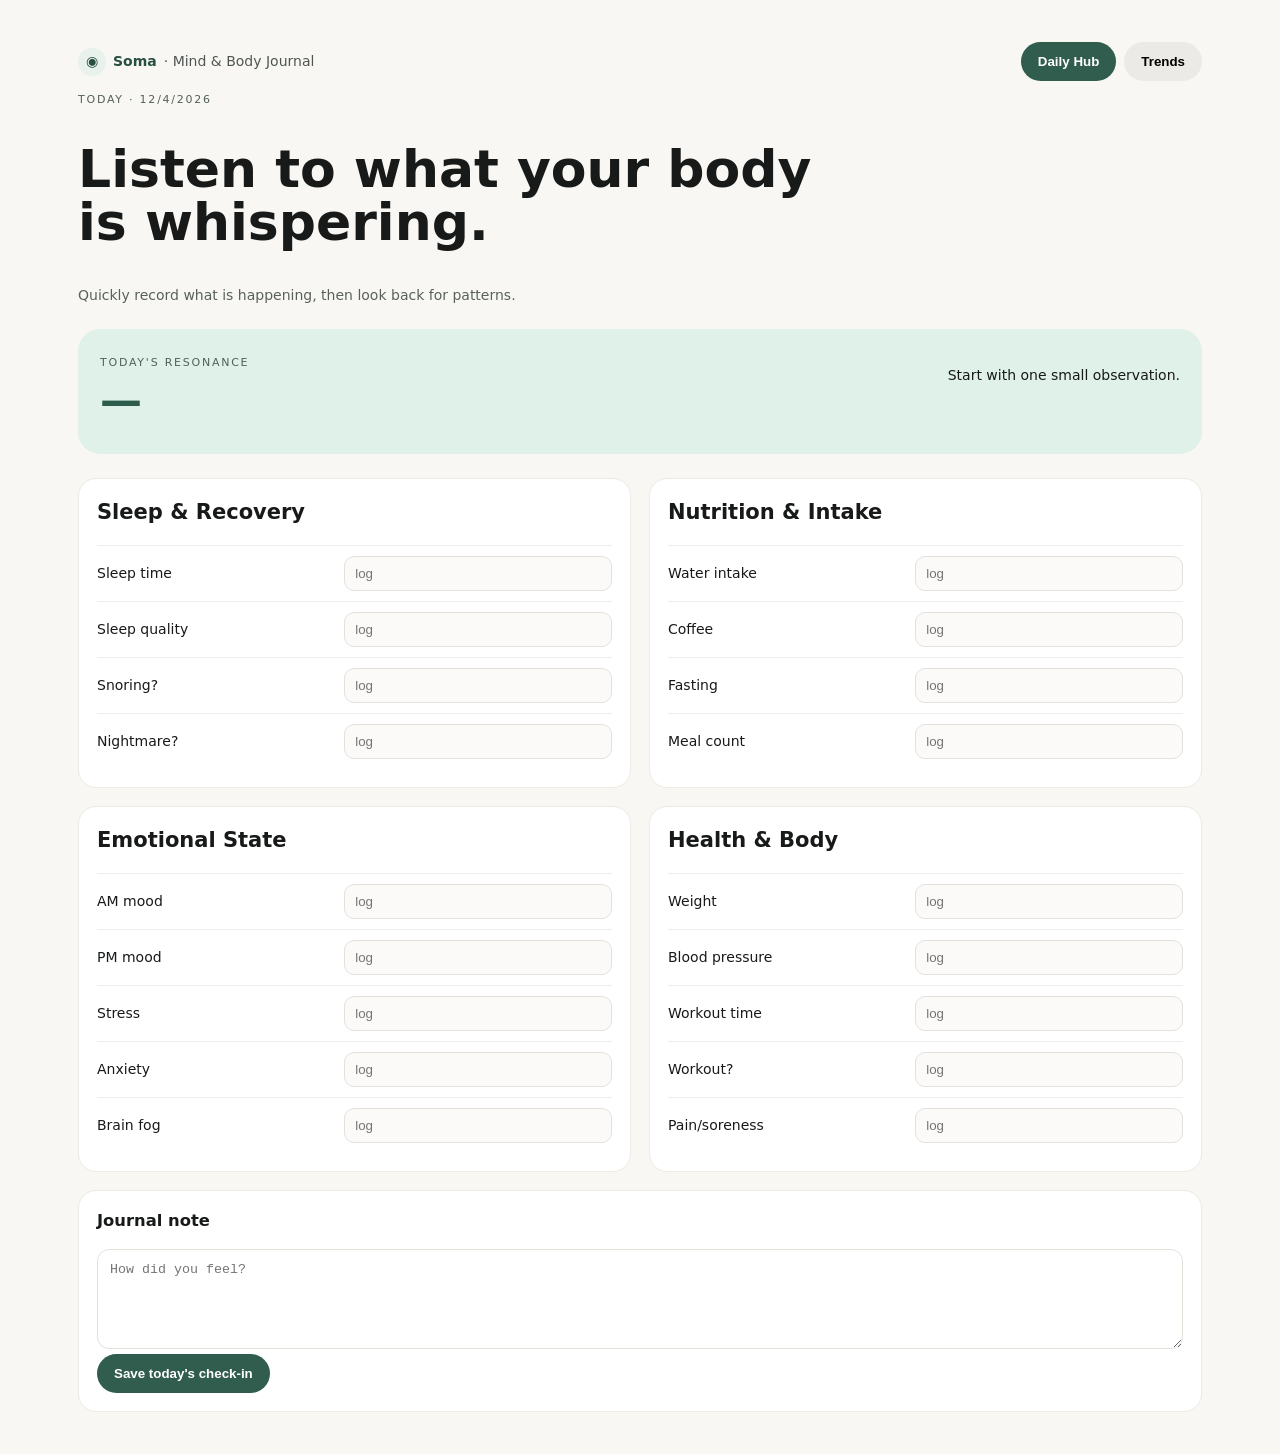
<file: web/index.html>
<!doctype html>
<html lang="en"><head><meta charset="utf-8"><meta name="viewport" content="width=device-width,initial-scale=1"><title>Soma — Body & Mind Tracker</title><link rel="stylesheet" href="styles.css"></head>
<body><div id="app"></div><script src="app.js"></script></body></html>
</file>
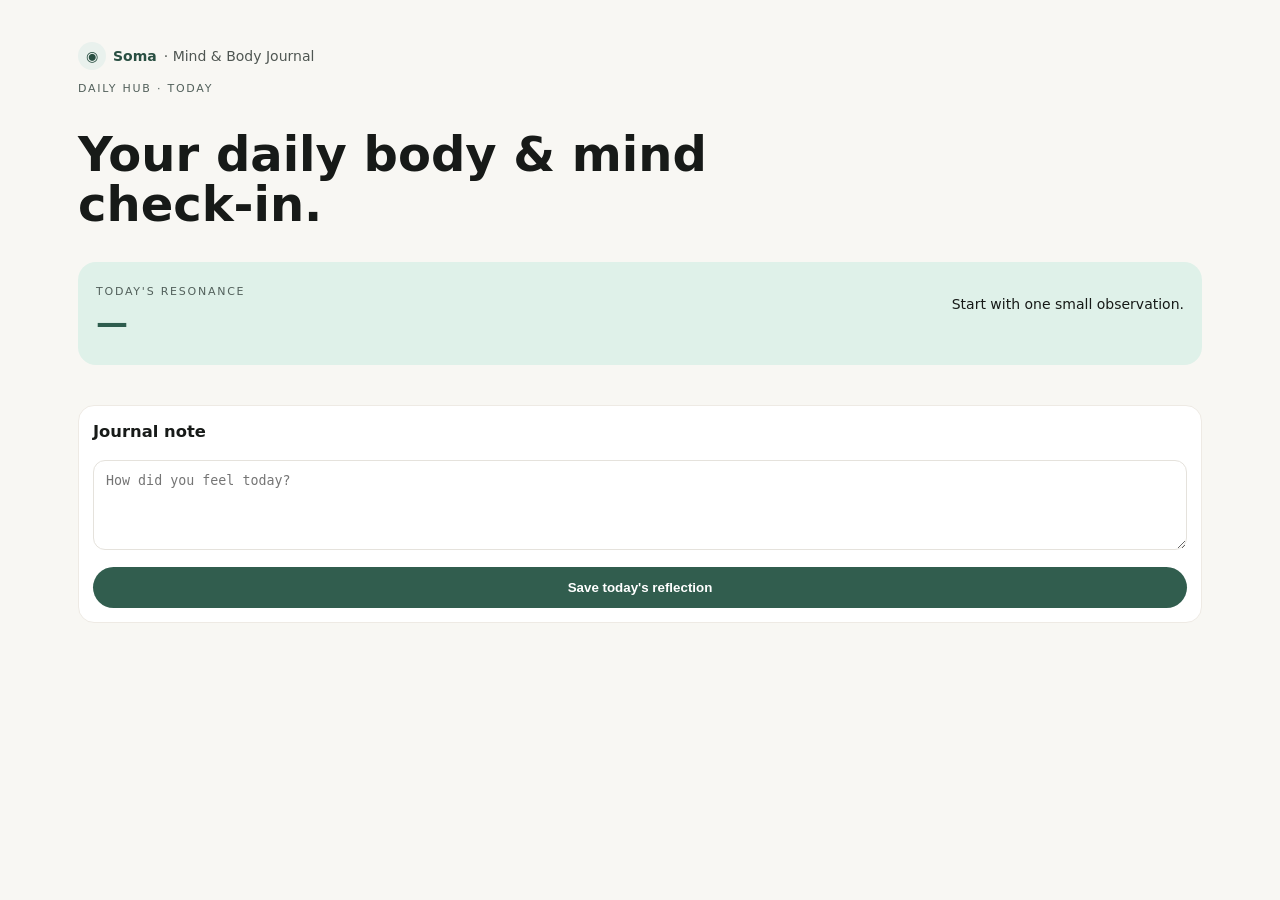
<file: extension/dashboard.html>
<!doctype html>
<html lang="en"><head><meta charset="utf-8"><meta name="viewport" content="width=device-width,initial-scale=1"><title>Soma Daily Hub</title><link rel="stylesheet" href="styles.css"></head>
<body><main class="page"><div class="brand"><span class="brand-mark">◉</span><strong>Soma</strong><span>· Mind & Body Journal</span></div><p class="eyebrow">DAILY HUB · TODAY</p><h1>Your daily body & mind check-in.</h1><section class="coherence"><div><span class="eyebrow">TODAY'S RESONANCE</span><div class="score" id="score">—</div></div><p id="summary">Start with one small observation.</p></section><section class="grid" id="logs"></section><section class="card" style="margin-top:18px"><h3>Journal note</h3><textarea id="note" style="width:100%;min-height:90px;padding:12px;border:1px solid #e5e2dc;border-radius:12px" placeholder="How did you feel today?"></textarea><button class="primary" id="saveLog">Save today's reflection</button></section></main><script src="dashboard.js"></script></body></html>
</file>
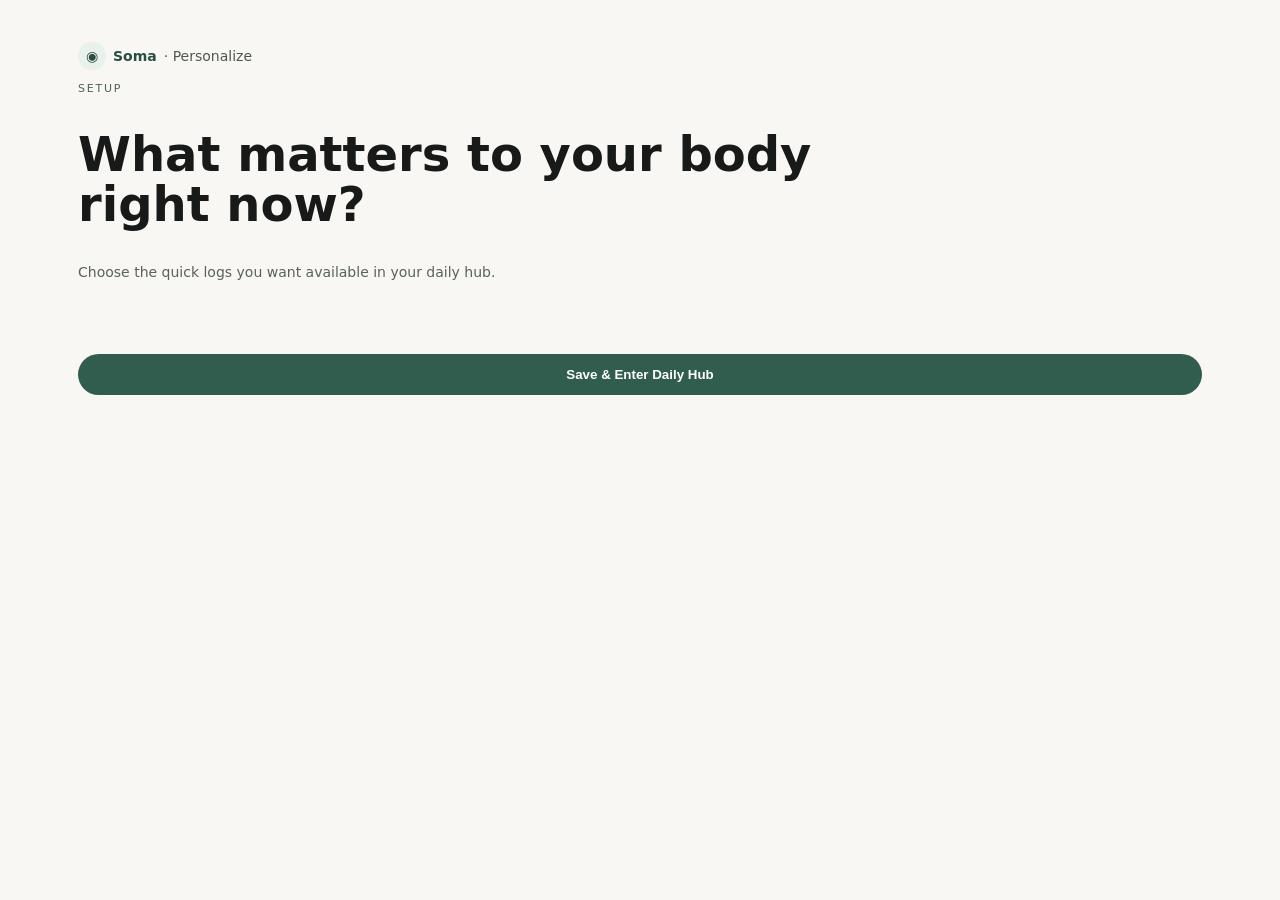
<file: extension/options.html>
<!doctype html>
<html lang="en"><head><meta charset="utf-8"><meta name="viewport" content="width=device-width,initial-scale=1"><title>Soma Setup</title><link rel="stylesheet" href="styles.css"></head>
<body><main class="page"><div class="brand"><span class="brand-mark">◉</span><strong>Soma</strong><span>· Personalize</span></div><p class="eyebrow">SETUP</p><h1>What matters to your body right now?</h1><p class="muted">Choose the quick logs you want available in your daily hub.</p><section id="choices" class="choice-grid"></section><button class="primary" id="save">Save & Enter Daily Hub</button></main><script src="options.js"></script></body></html>
</file>
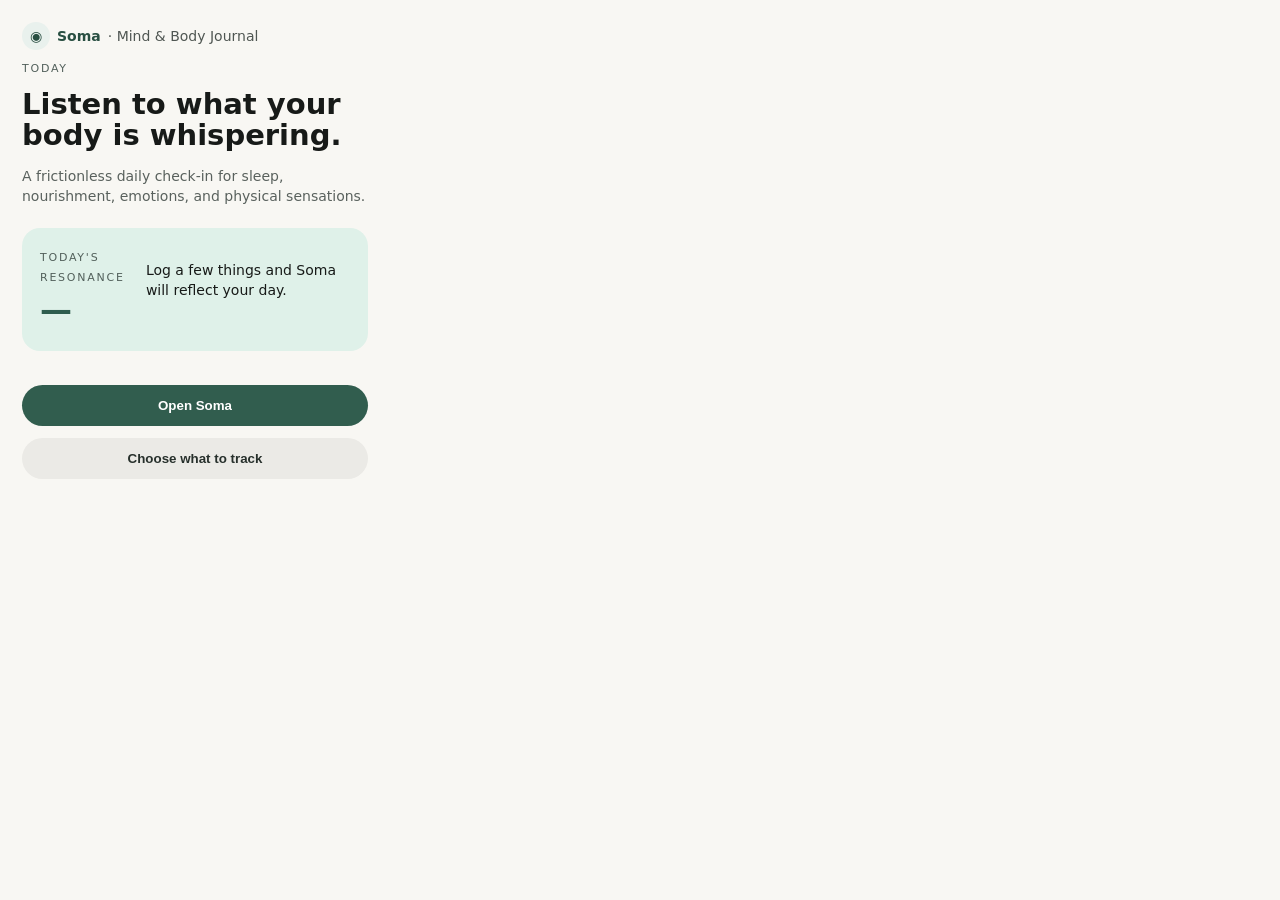
<file: extension/popup.html>
<!doctype html>
<html lang="en"><head><meta charset="utf-8"><meta name="viewport" content="width=device-width,initial-scale=1"><title>Soma</title><link rel="stylesheet" href="styles.css"></head>
<body class="popup"><main>
<div class="brand"><span class="brand-mark">◉</span><strong>Soma</strong><span>· Mind & Body Journal</span></div>
<p class="eyebrow">TODAY</p><h1>Listen to what your body is whispering.</h1>
<p class="muted">A frictionless daily check-in for sleep, nourishment, emotions, and physical sensations.</p>
<section class="coherence"><div><span class="eyebrow">TODAY'S RESONANCE</span><div class="score" id="score">—</div></div><p id="summary">Log a few things and Soma will reflect your day.</p></section>
<section class="grid" id="pillars"></section>
<button class="primary" id="openFull">Open Soma</button><button class="secondary" id="openOptions">Choose what to track</button>
</main><script src="popup.js"></script></body></html>
</file>
<file: web/styles.css>
*{box-sizing:border-box}body{margin:0;background:#f8f7f3;color:#171a18;font:14px/1.45 Inter,ui-sans-serif,system-ui,-apple-system,BlinkMacSystemFont,"Segoe UI",sans-serif}.page{max-width:1180px;margin:0 auto;padding:42px 28px}.brand{display:flex;gap:7px;align-items:center;color:#294f42}.brand span:last-child{color:#4f5652}.brand-mark{display:inline-grid;place-items:center;width:28px;height:28px;border-radius:50%;background:#e9f1ed}.eyebrow{font-size:11px;letter-spacing:.16em;color:#52605b}.muted{color:#59615d}h1{font-size:52px;line-height:1.03;max-width:760px}.top{display:flex;align-items:center;justify-content:space-between;gap:16px}.nav{display:flex;gap:8px}.tab,.primary{border:0;border-radius:24px;padding:12px 17px;font-weight:600;cursor:pointer}.tab{background:#ebeae6}.tab.active{background:#315d4e;color:#fff}.primary{background:#315d4e;color:#fff}.coherence{margin:24px 0;padding:22px;border-radius:22px;background:#dff1e9;display:flex;justify-content:space-between;gap:18px}.score{font-size:42px;font-weight:700;color:#2e5d4e}.layout{display:grid;grid-template-columns:1fr 1fr;gap:18px}.card{background:#fff;border:1px solid #eeeae4;border-radius:18px;padding:18px}.card h2,.card h3{margin-top:0}.item{display:flex;gap:10px;align-items:center;justify-content:space-between;padding:10px 0;border-top:1px solid #eee}.item input{width:52%;padding:9px 10px;border:1px solid #e4e1db;border-radius:10px;background:#fbfaf8}.note{width:100%;min-height:100px;padding:12px;border:1px solid #e4e1db;border-radius:12px}.stats{display:grid;grid-template-columns:repeat(3,1fr);gap:14px;margin-top:18px}.stat{background:#f1f0ec;border-radius:16px;padding:16px}@media(max-width:800px){h1{font-size:38px}.layout,.stats{grid-template-columns:1fr}}
</file>
<file: extension/styles.css>
*{box-sizing:border-box}body{margin:0;background:#f8f7f3;color:#171a18;font:14px/1.45 Inter,ui-sans-serif,system-ui,-apple-system,BlinkMacSystemFont,"Segoe UI",sans-serif}main{padding:22px}.popup{width:390px}.page{max-width:1180px;margin:0 auto;padding:42px 28px}.brand{display:flex;gap:7px;align-items:center;color:#294f42}.brand span:last-child{color:#4f5652}.brand-mark{display:inline-grid;place-items:center;width:28px;height:28px;border-radius:50%;background:#e9f1ed}.eyebrow{font-size:11px;letter-spacing:.16em;color:#52605b}.muted{color:#59615d}.popup h1{font-size:29px;line-height:1.08;margin:12px 0}.page h1{font-size:48px;line-height:1.05;max-width:740px}.coherence{margin:22px 0;padding:18px;border-radius:18px;background:#dff1e9;display:flex;justify-content:space-between;gap:15px}.score{font-size:32px;font-weight:700;color:#2e5d4e}.grid{display:grid;grid-template-columns:1fr 1fr;gap:10px}.card,.choice-card{background:#fff;border:1px solid #eeeae4;border-radius:16px;padding:14px}.card h3,.choice-card h2{margin-top:0}.meta{font-size:12px;color:#69706c;padding:3px 0}.primary,.secondary{width:100%;border:0;border-radius:30px;padding:13px 16px;margin-top:12px;font-weight:600;cursor:pointer}.primary{background:#315d4e;color:#fff}.secondary{background:#ebeae6;color:#27302c}.choice-grid{display:grid;grid-template-columns:repeat(4,1fr);gap:18px;margin:30px 0}.item{display:flex;justify-content:space-between;align-items:center;padding:9px 0;border-top:1px solid #eee}.item input{accent-color:#315d4e}@media(max-width:800px){.choice-grid{grid-template-columns:1fr 1fr}.page h1{font-size:36px}}
</file>
